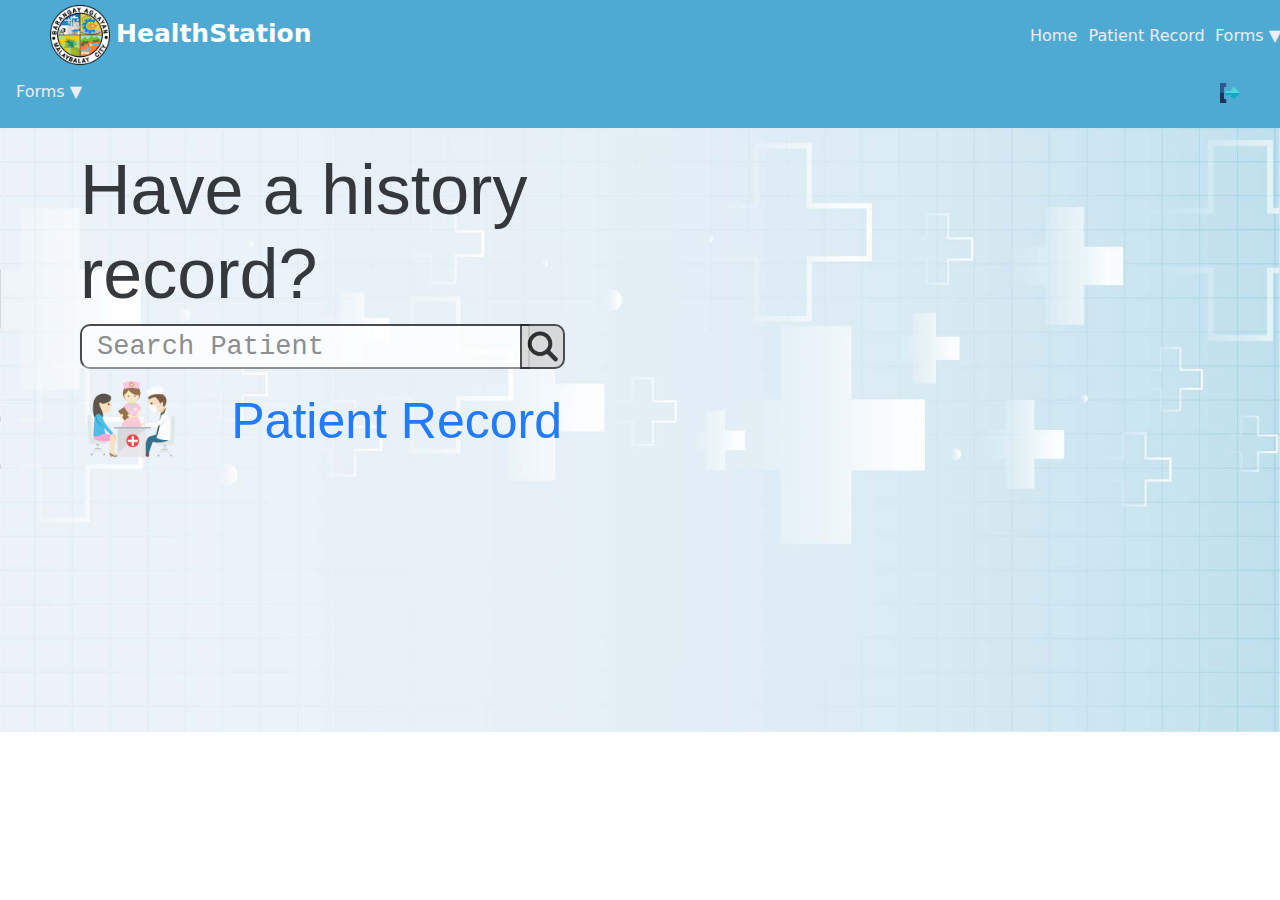
<file: index.html>
<!DOCTYPE html>
<html>
<head>
	<meta charset="utf-8">
	<link rel="stylesheet" href="css/bootstrap.css">
	<link rel="stylesheet" href="mycss/design.css">
	<script src="./js/sidenav.js" type="text/javascript"></script>
	<script src="./js/bootstrap.js" type="text/javascript"></script>
	<title>Sample Website (B.A.H.S)</title>
</head>
<body>
	<div id="body">
		<div id="topheader">
			<div id="health">
				<a href="#"><img src="./image/aglayan.png"></a>
				<a href="#"> <strong> HealthStation</strong></a>
			</div>
			<div class="navbar">
				<a class="home" href="#home">Home</a>
				<a class="pr" href="#">Patient Record</a>
				<div id="form" class="dropdown">
					<button onclick="myFunction()" class="dropbtn">Forms &#9660</button>
					<div id="myDropdown" class="dropdown-content">
					  <a href="#">Adult ITR</a>
					  <a href="#">Child ITR</a>
					  <a href="#">Clinic Referral</a>
					  <a href="#">Family Planning</a>
					  <a href="#">Prenatal Form</a>
					</div>
				</div>
				<div id="form" class="dropdown">
					<button onclick="myFunction()" class="dropbtn">Forms &#9660</button>
					<div id="myDropdown" class="dropdown-content">
					  <a href="#">AdultdsadasITR</a>
					  <a href="#">Childsadasd ITR</a>
					  <a href="#">Clinicdasd Referral</a>
					  <a href="#">Familydsad Planning</a>
					  <a href="#">Prenatdsadasal Form</a>
					</div>
				</div>
				<a id="logout" href="login.html"> <img src="./image/logout.png"> </a>
			</div>

			<!--<header id="head">
				<nav>
					<a href="https://healthstation.ng/">Home</a>
					<a href="#">Patient Records</a>
					<a href="#">Contact</a>
					<a href="login.html"> <img src="./image/logout.png"> </a>

				</nav>
			</header> -->
		</div>
		<section id="left">
			<h1>Have a history <br>record?</h1>
			<div id="search1">
				<form id="searchbar">
					<input type="text" name="search" placeholder="Search Patient">
				</form>
				<div id="searchimg">
					<img src="./image/search1.png">
				</div>
			</div>
			<div id="patientrecord">
				<a href="#">Patient Record</a>
			</div>
			<div id="patientimg">
				<img src="./image/patient.png">
			</div>
		</section>
		<!-- <section id="right">
			<main id="main">
				<div id="mySidenav" class="sidenav">
					<a href="javascript:void(0)" class="closebtn" onclick="closeNav()">&times;</a>
					<a href="#">Adult ITR</a>
					<a href="#">Child ITR</a>
					<a href="#">Prenatal Form</a>
					<a href="#">Family Plannning Form</a>
					<a href="#">Clinic Referral Form</a>
				</div>

				<span id="sample" onclick="openNav()"> Select type of forms &#9776;</span>



				<h2>
					Select type of Forms
				</h2>
				<div id="forms" class="five">
					<div id="child">
						<a href="#">
							<button id="adultbutton" class="buttonfac b1"> Child ITR </button>
						</a> 						
					</div>
					<div id="adult" class="five">
						<a href="#">
							<button class="buttonfac b2"> Adult ITR </button>
						</a>					
					</div>
					<div id="prenat" class="five">
						<a href="#">
							<button class="buttonfac b3"> Prenatal Form </button>
						</a>					
					</div>
					<div id="family" class="five">
						<a href="#">
							<button class="buttonfac b4"> Family Plannning Form </button>
						</a>						
					</div>
					<div id="linic" class="five">
						<a href="#">
							<button class="buttonfac b5"> Clinic Referral Form </button>
						</a>
					</div> -->
				</div>
			</main>
		</section>
	</div>
</body>
</html>
</file>
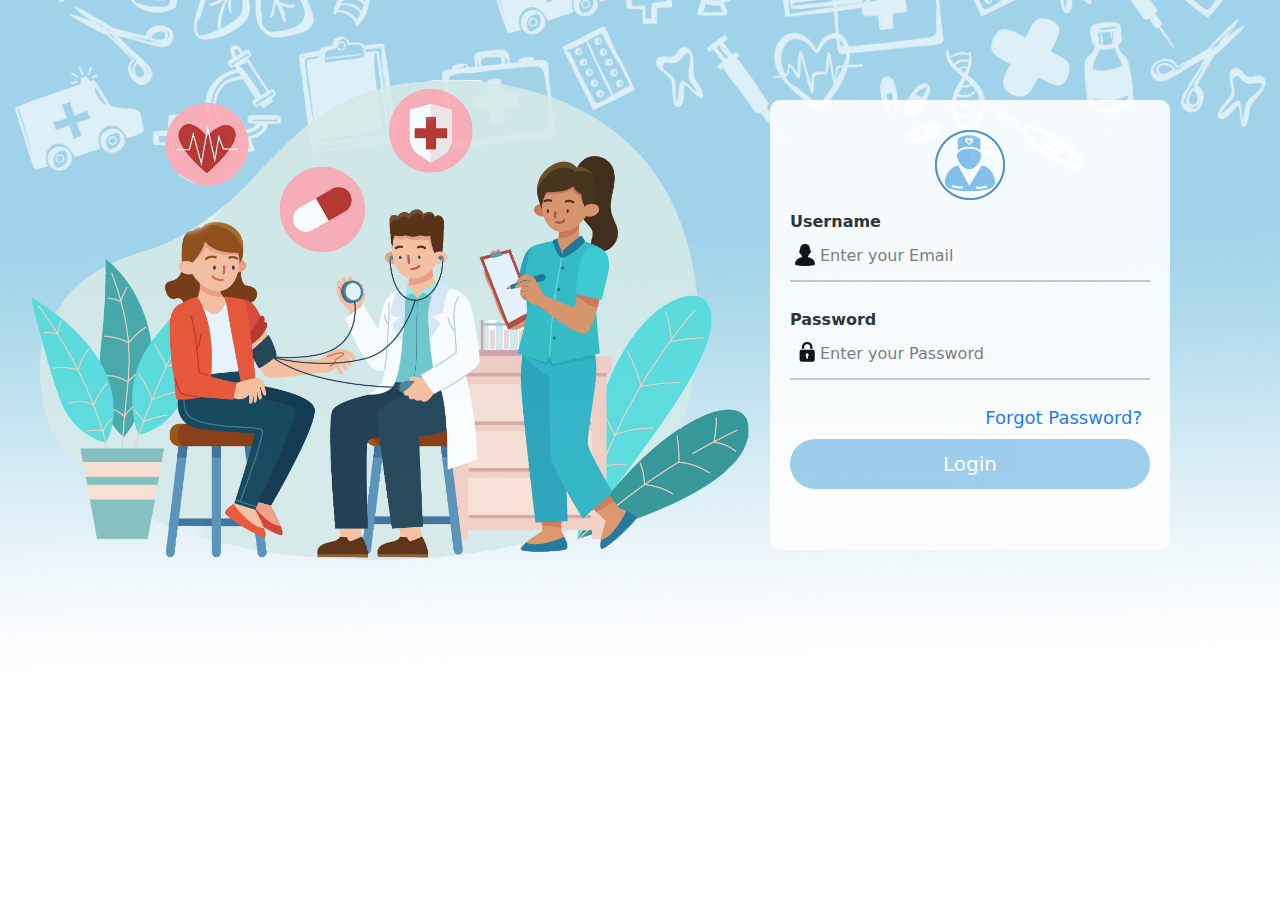
<file: login.html>
<!DOCTYPE html>
<html>
<head>
	<meta charset="utf-8">
	<link rel="stylesheet" href="css/bootstrap.css">
	<link rel="stylesheet" href="mycss/login.css">
	<script src="./js/login.js" type="text/javascript"></script>
	<script src="./js/bootstrap.js" type="text/javascript"></script>
	<title>BAHS Login</title>
</head>
<body class="bodylogin">
	<div id="body">
		<div id="imgbg">
			<img src="./image/without.png">
			
		</div>

		<div class="formlog" id="myForm">
  			<form name="f1" action="login.php" onsubmit="return validation()" method="POST" class="form-container">
    			<img class="user-icon" src="./image/userlog.png">
    			<!-- <h1>Login</h1> -->

    			<label for="email"><b>Username</b></label>
    			  	<div id="icons">
    					<img class="icon user1" src="./image/usericon.png">
    				</div>
    					<input type="text" placeholder="Enter your Email" name="user1" id="user1" required>
    			<hr class="hr 1">

    			<label for="psw"><b>Password</b></label>
    			    <div id="icons2">
    					<img class="icon pass1" src="./image/password.png">
    				</div>
    					<input type="password" placeholder="Enter your Password" name="pass" id="pass" required>
    			<hr class="hr 2">

    			<a href="#"> Forgot Password?</a>
				
				<input type =  "submit" class = "btn" value = "Login" /> 
    			
  			</form>
		</div>
		
	</div>
</body>
</html>
</file>
<file: mycss/design.css>
body{
	
	background-image: url("../image/bg.jpg");
	background-repeat: no-repeat;
	background-size: cover;
	overflow-x: hidden;

}
.navbar {
	background-color: #333;
	background-color: rgb(102, 146, 204);
	background-color: #4faad3;


  }
  
  .navbar a {
	font-size: 16px;
	color: rgb(236, 237, 245);
	text-decoration: none;
  }
  .navbar a:hover, .dropbtn:focus {
	color: rgb(197, 199, 214);
  }
  .navbar img{
	width: 20px;
	margin-right: 40px;
  }

  .navbar img:hover, .dropbotton:focus {
	opacity: 0.7;
  }
  .home{
	margin-left: 1030px;
  }

  .pr {
	margin-right: -17px;
  }

  .dropdown {

	margin-right: -17px;
  }
  
  .dropbtn {
	background-color: inherit;
	color: rgb(236, 237, 245);
	padding: 16px;
	font-size: 16px;
	border: none;
	cursor: pointer;
  }
  
  .dropbtn:hover, .dropbtn:focus {
	color: rgb(197, 199, 214);
  }
  
  .dropdown {
	position: relative;
	display: inline-block;
  }
  
  
  .dropdown-content {
	display: none;
	margin-top: 8px;
	position: absolute;
	background-color: #f1f1f1;
	min-width: 160px;
	overflow: auto;
	box-shadow: 0px 8px 16px 0px rgba(0,0,0,0.2);
	z-index: 1;
  }
  
  .dropdown-content a {
	color: black;
	padding: 10px 16px;
	text-decoration: none;
	display: block;
  }
  
  .dropdown a:hover {
	color: black;  
	background-color: #ddd;}
  
  .show {display: block;}

/* 2nd DROPDOWN */
.dropdown1 {

	margin-right: 10px;
  }
  
  .dropbtn1 {
	background-color: inherit;
	color: rgb(236, 237, 245);
	
	font-size: 16px;
	border: none;
	cursor: pointer;
  }
  
  .dropbtn1:hover, .dropbtn1:focus {
	color: rgb(197, 199, 214);
  }
  
  .dropdown1 {
	position: relative;
	display: inline-block;
  }
  
  
  .dropdown-content1 {
	display: none;
	margin-top: 23px;
	margin-left: -70px;
	position: absolute;
	background-color: #f1f1f1;
	min-width: 105px;
	overflow: auto;
	box-shadow: 0px 8px 16px 0px rgba(0,0,0,0.2);
	z-index: 1;
  }
  
  .dropdown-content1 a {
	color: black;
	padding: 10px 16px;
	text-decoration: none;
	display: block;
  }
  
  .dropdown1 a:hover {
	color: black;  
	background-color: #ddd;}
  
  .show {display: block;}

/* end of 2nd drowpdown */

#health a{
	color: white;
	font-size: 25px;
	padding-right: 1px;
	text-decoration:none;
	display: absolute;
}
#health img{
	width: 60px;
	margin-left: 50px;


}
#health {
	margin-top: 5px;
	position: absolute;
	z-index: 1;
}

 



#left{
	float: left;
	margin-top: 20px;
	margin-left: 80px;
}
#left h1{
	font-family:  "Verdana", sans-serif;
	font-size: 70px;
	opacity: 0.9;
}
#left #searchbar input{
	width: 450px;
	height: 45px;
	font-size: 27px;
	font-family: Courier New;
	padding-left: 15px;
	border-radius: 10px 0px 0px 10px;
	opacity: 0.8;

}
#left img{
	width: 45px;
	float: right;
	margin-top: -45px;
	margin-right: 15px;
	opacity: 0.8;
	cursor: not-allowed;
}
#searchimg img{
	background-color: lightgray;
	border: 2px solid;
	border-radius: 0px 10px 10px 0px;
	padding: 5px;
	
}
#patientrecord a{
	text-decoration:none;
	font-size: 50px;
	font-family:  "Verdana", sans-serif;
	float: right;
	margin-top: 15px;
	margin-right: 18px;
	opacity: 0.9;
}
#patientimg img{
	width: 100px;
	margin-top: -90px;
	margin-right: 400px;
}


/*
#right main{
	font-size: 30px;
	float: right;
	margin-right: 50px;
	margin-top: 30px;

}


#sample{
	float: right;
}
.sidenav {
	height: 100%;
	width: 0;
	position: fixed;
	z-index: 1; /*hide the select forms */ 
	/*margin-top: -30px;
	right: 0;
	background-color: #74dde2;
	overflow-x: hidden; /*hide the x icon (close)*/
	/*transition: 0.5s;
	padding-top: 80px;
	display: block;
	

}

.sidenav a {
	margin-top: 25px;
	padding: 8px 8px 8px 32px;
	text-decoration: none;
	font-size: 25px;
	font-family:  "Verdana", sans-serif;
	color: black;
	display: block;
	transition: 0.3s;
	opacity: 0.7;
	
}

.sidenav a:hover {
	color: #f1f1f1;
	

}

.sidenav .closebtn {
	position: absolute;
	top: 0;
	right: 25px;
	font-size: 36px;
	margin-left: 50px;
}
#sample{
	font-size:46px;
	font-family:  "Verdana", sans-serif;
	cursor: pointer;
	opacity: 0.9;

}*/
.dropdown1 {

	margin-right: 10px;
  }
  
  .dropbtn1 {
	background-color: inherit;
	color: rgb(236, 237, 245);
	
	font-size: 16px;
	border: none;
	cursor: pointer;
  }
  
  .dropbtn1:hover, .dropbtn1:focus {
	color: rgb(197, 199, 214);
  }
  
  .dropdown1 {
	position: relative;
	display: inline-block;
  }
  
  
  .dropdown-content1 {
	display: none;
	margin-top: 23px;
	margin-left: -70px;
	position: absolute;
	background-color: #f1f1f1;
	min-width: 105px;
	overflow: auto;
	box-shadow: 0px 8px 16px 0px rgba(0,0,0,0.2);
	z-index: 1;
  }
  
  .dropdown-content1 a {
	color: black;
	padding: 10px 16px;
	text-decoration: none;
	display: block;
  }
  
  .dropdown1 a:hover {
	color: black;  
	background-color: #ddd;}
  
  .show {display: block;}
</file>
<file: mycss/login.css>
body{
	
	background-image: url("../image/log2.jpg");
	background-repeat: no-repeat;
	background-size: cover;
	overflow-x: hidden;
	overflow-y: hidden;
}
#imgbg img{
	height: 480px;
	margin-left: 30px;
	margin-top: 80px;
	opacity: 0.9;
}


/* Button used to open the contact form - fixed at the bottom of the page */


/* The popup form - hidden by default */
.formlog {
  /*position: fixed;*/
  float: right;
  margin-top: -460px;
  margin-right: 110px;
  bottom: 0;
  border: none;
  /*border: 3px solid #f1f1f1;*/

}


/* Add styles to the form container */
.form-container {
  width: 400px;
  height: 450px;
  padding: 20px;
  background-color: white;
  border-radius: 10px;
  opacity: 0.9;
}

/* Add styles to the form container image */
.form-container img{
  width: 70px;
  display: block;
  margin-top: 10px;
  margin-left: auto;
  margin-right: auto;
}

#icons img{
  position: absolute;
  width: 20px;
  /*margin-top: -163px;*/
  margin-left: 5px;

}
#icons2 img{
  position: absolute;
  width: 20px;
  /*margin-top: 88px;*/
  margin-left: 5px;

}
/*https://www.pngwing.com/en/free-png-nlqrs/download*/

.form-container a{
  font-size: 18px;
  margin-top: -10 px;
  float: right;
  padding: 8px;
  text-decoration: none;
}

.form-container label{
  margin-top: 10px;
}
.hr{
   border: 1px solid ;
   margin-top: -25px;


}
/* Full-width input fields */
.form-container input[type=text], .form-container input[type=password] {
  width: 100%;
  padding: 15px;
  margin: -5px 0 22px 15px;
  border: none;

  /* background: #f1f1f1; */
}

/* When the inputs get focus, do something */
.form-container input[type=text]:focus, .form-container input[type=password]:focus {

  outline: none;
}

/* Set a style for the submit/login button */
.form-container .btn {
  background-color: #7FBEE8;
  color: white;
  padding: 10px 15px;
  border: none;
  cursor: pointer;
  width: 100%;
  margin-bottom:10px;
  opacity: 0.8;
  border-radius: 25px;
  font-size: 20px;
}
.form-container .btn:hover{
  background-color: #4488C8;
}
</file>
